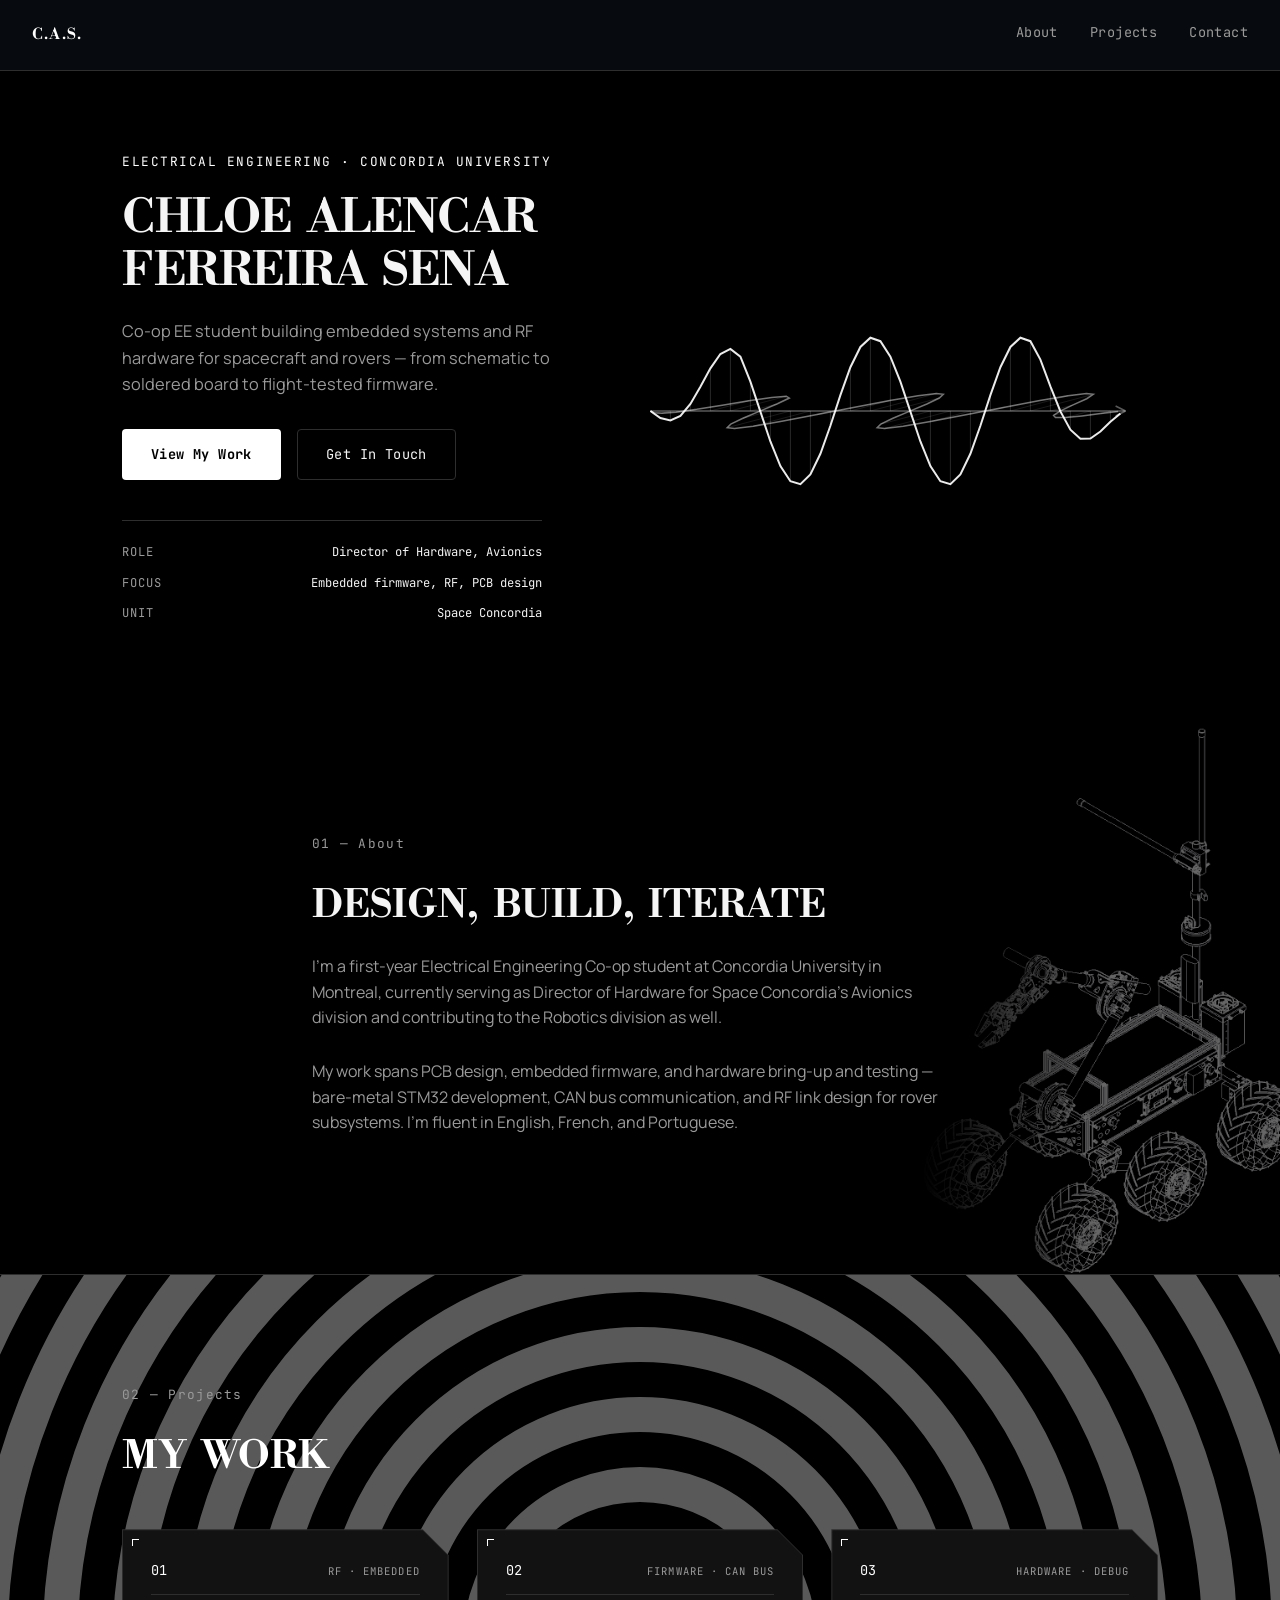
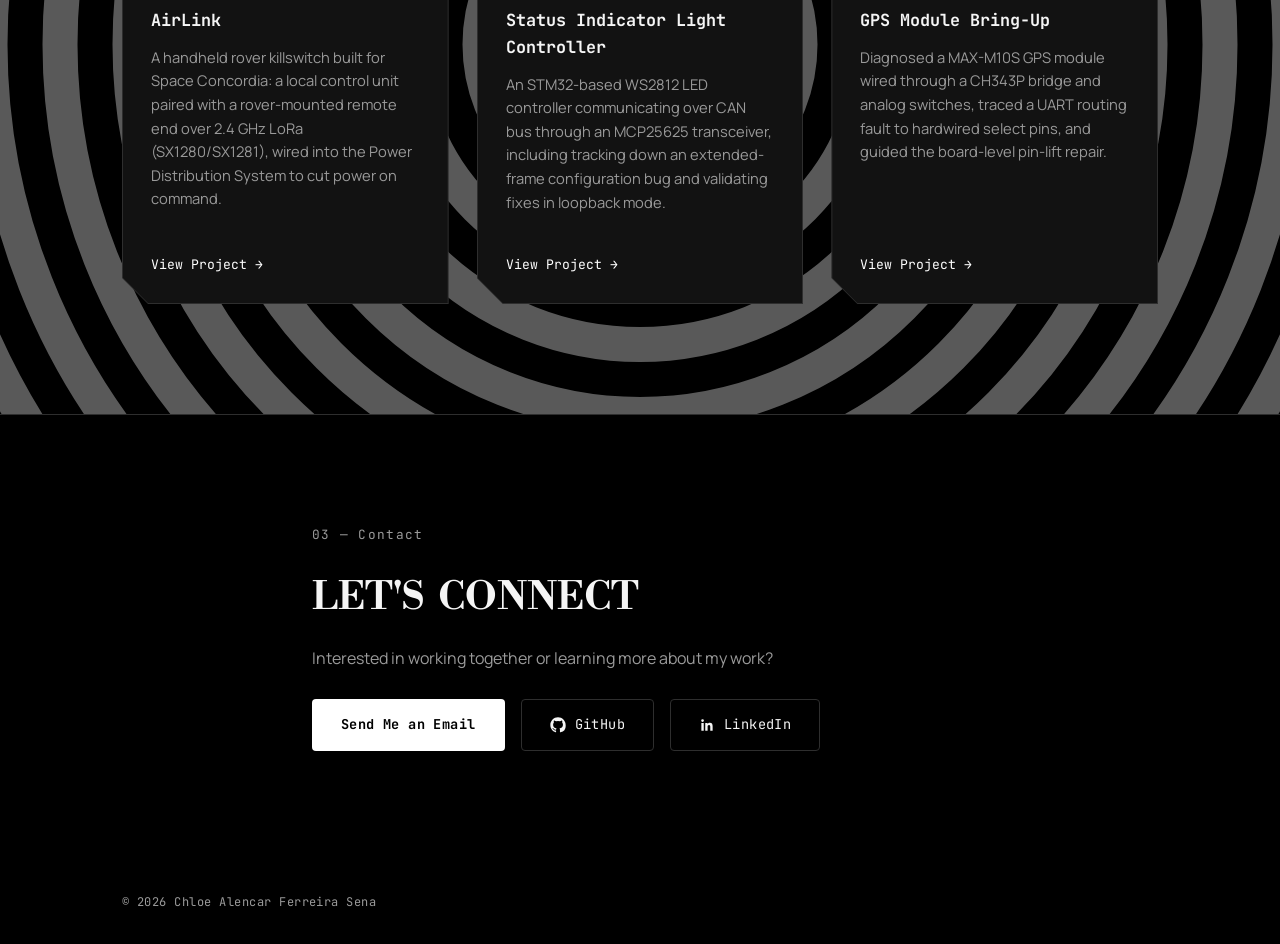
<file: index.html>
<!DOCTYPE html>
<html lang="en">
<head>
    <meta charset="UTF-8">

    <meta
        name="viewport"
        content="width=device-width, initial-scale=1.0"
    >

    <meta
        name="description"
        content="Chloe Alencar Ferreira Sena — Electrical Engineering portfolio: embedded firmware, PCB design, and RF systems."
    >

    <meta name="theme-color" content="#000000">

    <title>Chloe Alencar Ferreira Sena | Portfolio</title>

    <link rel="preconnect" href="https://fonts.googleapis.com">
    <link rel="preconnect" href="https://fonts.gstatic.com" crossorigin>
    <link href="https://fonts.googleapis.com/css2?family=Manrope:wght@400;500;600;700&family=JetBrains+Mono:wght@400;500;700&family=Libre+Bodoni:wght@500;600;700&display=swap" rel="stylesheet">

    <link rel="stylesheet" href="css/style.css">
</head>

<body>

    <!-- =========================
         NAVIGATION
    ========================== -->

    <header class="navbar">

        <a href="#home" class="logo">C.A.S.</a>

        <nav class="nav-links">
            <a href="#about">About</a>
            <a href="#projects">Projects</a>
            <a href="#contact">Contact</a>
        </nav>

    </header>


    <!-- =========================
         HERO SECTION
    ========================== -->

    <main>

        <section id="home" class="hero">

            <div class="container hero-grid">

                <div class="hero-left">

                    <p class="eyebrow">Electrical Engineering &middot; Concordia University</p>

                    <h1>
                        CHLOE ALENCAR<br>
                        FERREIRA SENA
                    </h1>

                    <p class="hero-description">
                        Co-op EE student building embedded systems and RF
                        hardware for spacecraft and rovers &mdash; from
                        schematic to soldered board to flight-tested firmware.
                    </p>

                    <div class="hero-buttons">
                        <a href="#projects" class="button primary-button">View My Work</a>
                        <a href="#contact" class="button secondary-button">Get In Touch</a>
                    </div>

                    <dl class="hero-specs">
                        <div class="hero-spec-row">
                            <dt>Role</dt>
                            <dd>Director of Hardware, Avionics</dd>
                        </div>
                        <div class="hero-spec-row">
                            <dt>Focus</dt>
                            <dd>Embedded firmware, RF, PCB design</dd>
                        </div>
                        <div class="hero-spec-row">
                            <dt>Unit</dt>
                            <dd>Space Concordia</dd>
                        </div>
                    </dl>

                </div>

                <div class="hero-visual">
                    <canvas id="waveCanvas" aria-hidden="true"></canvas>
                </div>

            </div>

        </section>


        <!-- =========================
             ABOUT
        ========================== -->

        <section id="about" class="content-section">

            <div class="about-visual" aria-hidden="true">
                <img src="images/rover-wireframe.png" alt="">
            </div>

            <div class="container section-inner">

                <p class="section-label">01 &mdash; About</p>

                <h2>DESIGN, BUILD, ITERATE</h2>

                <p>
                    I'm a first-year Electrical Engineering Co-op
                    student at Concordia University in Montreal,
                    currently serving as Director of Hardware for
                    Space Concordia's Avionics division and
                    contributing to the Robotics division as well.
                </p>

                <p>
                    My work spans PCB design, embedded firmware, and
                    hardware bring-up and testing &mdash; bare-metal
                    STM32 development, CAN bus communication, and RF
                    link design for rover subsystems. I'm
                    fluent in English, French, and Portuguese.
                </p>

            </div>

        </section>


        <!-- =========================
             PROJECTS
        ========================== -->

        <section id="projects" class="content-section projects-section">

            <canvas id="tunnelCanvas" aria-hidden="true"></canvas>

            <div class="container section-inner">

                <p class="section-label">02 &mdash; Projects</p>

                <h2>MY WORK</h2>

                <div class="projects-grid">

                    <article class="project-card">
                        <span class="corner-tick corner-tick--tl" aria-hidden="true"></span>
                        <div class="project-card-inner">
                            <div class="project-meta">
                                <span class="project-number">01</span>
                                <span class="project-tag">RF &middot; Embedded</span>
                            </div>

                            <div class="project-trace" aria-hidden="true"></div>

                            <h3>AirLink</h3>

                            <p>
                                A handheld rover killswitch built for
                                Space Concordia: a local control unit
                                paired with a rover-mounted remote end
                                over 2.4 GHz LoRa (SX1280/SX1281), wired
                                into the Power Distribution System to cut
                                power on command.
                            </p>

                            <a href="#">View Project &rarr;</a>
                        </div>
                    </article>


                    <article class="project-card">
                        <span class="corner-tick corner-tick--tl" aria-hidden="true"></span>
                        <div class="project-card-inner">
                            <div class="project-meta">
                                <span class="project-number">02</span>
                                <span class="project-tag">Firmware &middot; CAN Bus</span>
                            </div>

                            <div class="project-trace" aria-hidden="true"></div>

                            <h3>Status Indicator Light Controller</h3>

                            <p>
                                An STM32-based WS2812 LED controller
                                communicating over CAN bus through an
                                MCP25625 transceiver, including tracking
                                down an extended-frame configuration bug
                                and validating fixes in loopback mode.
                            </p>

                            <a href="#">View Project &rarr;</a>
                        </div>
                    </article>


                    <article class="project-card">
                        <span class="corner-tick corner-tick--tl" aria-hidden="true"></span>
                        <div class="project-card-inner">
                            <div class="project-meta">
                                <span class="project-number">03</span>
                                <span class="project-tag">Hardware &middot; Debug</span>
                            </div>

                            <div class="project-trace" aria-hidden="true"></div>

                            <h3>GPS Module Bring-Up</h3>

                            <p>
                                Diagnosed a MAX-M10S GPS module wired
                                through a CH343P bridge and analog
                                switches, traced a UART routing fault to
                                hardwired select pins, and guided the
                                board-level pin-lift repair.
                            </p>

                            <a href="#">View Project &rarr;</a>
                        </div>
                    </article>

                </div>

            </div>

        </section>


        <!-- =========================
             CONTACT
        ========================== -->

        <section id="contact" class="content-section contact-section">

            <div class="container section-inner">

                <p class="section-label">03 &mdash; Contact</p>

                <h2>LET'S CONNECT</h2>

                <p>
                    Interested in working together or learning more
                    about my work?
                </p>

                <div class="contact-actions">
                    <a
                        href="mailto:c@gmail.com"
                        class="button primary-button"
                    >
                        Send Me an Email
                    </a>

                    <a
                        href="https://github.com/cyaltr"
                        class="button secondary-button icon-button"
                        target="_blank"
                        rel="noopener"
                    >
                        <svg viewBox="0 0 24 24" aria-hidden="true"><path fill="currentColor" d="M12 .5C5.65.5.5 5.65.5 12c0 5.08 3.29 9.39 7.86 10.91.57.1.78-.25.78-.55 0-.27-.01-1.17-.02-2.12-3.2.7-3.87-1.36-3.87-1.36-.53-1.33-1.28-1.69-1.28-1.69-1.05-.71.08-.7.08-.7 1.16.08 1.77 1.19 1.77 1.19 1.03 1.76 2.7 1.25 3.36.96.1-.75.4-1.25.73-1.54-2.55-.29-5.24-1.28-5.24-5.68 0-1.26.45-2.28 1.19-3.09-.12-.29-.52-1.46.11-3.05 0 0 .97-.31 3.18 1.18a11.1 11.1 0 0 1 5.79 0c2.2-1.49 3.17-1.18 3.17-1.18.64 1.59.24 2.76.12 3.05.74.81 1.19 1.83 1.19 3.09 0 4.41-2.69 5.39-5.25 5.67.41.36.78 1.08.78 2.17 0 1.57-.01 2.83-.01 3.22 0 .3.2.66.79.55A10.52 10.52 0 0 0 23.5 12C23.5 5.65 18.35.5 12 .5Z"/></svg>
                        GitHub
                    </a>

                    <a
                        href="https://linkedin.com/in/chloe-alencar-sena"
                        class="button secondary-button icon-button"
                        target="_blank"
                        rel="noopener"
                    >
                        <svg viewBox="0 0 24 24" aria-hidden="true"><path fill="currentColor" d="M20.45 20.45h-3.55v-5.57c0-1.33-.02-3.03-1.85-3.03-1.85 0-2.14 1.45-2.14 2.94v5.66H9.36V9h3.41v1.56h.05c.47-.9 1.63-1.85 3.36-1.85 3.6 0 4.27 2.37 4.27 5.45v6.29ZM5.34 7.43a2.06 2.06 0 1 1 0-4.12 2.06 2.06 0 0 1 0 4.12ZM7.11 20.45H3.56V9h3.55v11.45Z"/></svg>
                        LinkedIn
                    </a>
                </div>

            </div>

        </section>

    </main>

    <footer class="site-footer">
        <div class="container">
            <p>&copy; 2026 Chloe Alencar Ferreira Sena</p>
        </div>
    </footer>


    <!-- =========================
         JAVASCRIPT
    ========================== -->

    <script src="js/script.js"></script>

</body>
</html>
</file>
<file: css/style.css>
/* =========================================================
   CHLOE ALENCAR FERREIRA SENA — PORTFOLIO
   Design language: instrument-panel black-and-white theme,
   echoing avionics HUDs and RF test equipment in monochrome.
========================================================= */

/* ---------- Design tokens ---------- */
:root {
    --bg:            #000000;
    --surface:       #121212;
    --surface-alt:   #1A1A1A;
    --line:          #2E2E2E;

    --text:          #F5F5F5;
    --text-muted:    #9A9A9A;

    --signal:        #FFFFFF; /* primary accent */
    --signal-dim:    #8A8A8A;
    --caution:       #CFCFCF; /* secondary highlight */

    --font-display:  "Libre Bodoni", "Georgia", serif;
    --font-mono:     "JetBrains Mono", "SFMono-Regular", monospace;
    --font-body:     "Manrope", system-ui, sans-serif;

    --container-w:   1100px;
    --radius:        4px;
}

/* ---------- Reset ---------- */
* {
    box-sizing: border-box;
    margin: 0;
    padding: 0;
}

html {
    scroll-behavior: smooth;
}

@media (prefers-reduced-motion: reduce) {
    html {
        scroll-behavior: auto;
    }
    * {
        animation-duration: 0.01ms !important;
        animation-iteration-count: 1 !important;
        transition-duration: 0.01ms !important;
    }
}

body {
    background: var(--bg);
    color: var(--text);
    font-family: var(--font-body);
    line-height: 1.6;
    -webkit-font-smoothing: antialiased;
}

a {
    color: inherit;
    text-decoration: none;
}

img {
    max-width: 100%;
    display: block;
}

.container {
    max-width: var(--container-w);
    margin: 0 auto;
    padding: 0 32px;
}

:focus-visible {
    outline: 2px solid var(--signal);
    outline-offset: 3px;
}

/* ---------- Navbar ---------- */
.navbar {
    position: fixed;
    top: 0;
    left: 0;
    right: 0;
    z-index: 100;
    display: flex;
    align-items: center;
    justify-content: space-between;
    padding: 22px 32px;
    background: rgba(10, 14, 20, 0.72);
    backdrop-filter: blur(10px);
    border-bottom: 1px solid var(--line);
}

.logo {
    font-family: var(--font-display);
    font-weight: 700;
    letter-spacing: 0.08em;
    color: var(--signal);
    font-size: 0.95rem;
}

.nav-links {
    display: flex;
    gap: 32px;
}

.nav-links a {
    font-family: var(--font-mono);
    font-size: 0.85rem;
    color: var(--text-muted);
    letter-spacing: 0.03em;
    position: relative;
    padding-bottom: 4px;
    transition: color 0.2s ease;
}

.nav-links a::after {
    content: "";
    position: absolute;
    left: 0;
    bottom: 0;
    width: 0;
    height: 1px;
    background: var(--signal);
    transition: width 0.2s ease;
}

.nav-links a:hover,
.nav-links a:focus-visible {
    color: var(--text);
}

.nav-links a:hover::after,
.nav-links a:focus-visible::after {
    width: 100%;
}

/* ---------- Hero ---------- */
.hero {
    position: relative;
    overflow: hidden;
    padding: 152px 0 100px;
}

.hero-grid {
    display: grid;
    grid-template-columns: minmax(280px, 440px) 1fr;
    gap: 56px;
    align-items: center;
}

.hero-left {
    text-align: left;
}

.circuit-layer {
    position: absolute;
    inset: 0;
    background-image:
        linear-gradient(var(--line) 1px, transparent 1px),
        linear-gradient(90deg, var(--line) 1px, transparent 1px);
    background-size: 48px 48px;
    opacity: 0.35;
    mask-image: radial-gradient(circle at 50% 40%, black, transparent 75%);
}

.data-stream {
    position: absolute;
    inset: 0;
    pointer-events: none;
}

.hero-overlay {
    position: absolute;
    inset: 0;
    background: radial-gradient(circle at 50% 30%, rgba(0,0,0,0) 0%, var(--bg) 78%);
}

.hero-content {
    position: relative;
    z-index: 2;
    text-align: center;
}

.eyebrow,
.hero-eyebrow {
    font-family: var(--font-mono);
    font-size: 0.8rem;
    letter-spacing: 0.12em;
    text-transform: uppercase;
    color: var(--signal);
    margin-bottom: 20px;
}

.hero h1 {
    font-family: var(--font-display);
    font-weight: 700;
    font-size: clamp(2rem, 3.6vw, 3rem);
    line-height: 1.15;
    letter-spacing: -0.01em;
    word-spacing: 0.2em;
    margin-bottom: 20px;
}

.hero-description {
    max-width: 460px;
    margin: 0 0 32px;
    color: var(--text-muted);
    font-size: 1.02rem;
}

.hero-buttons {
    display: flex;
    gap: 16px;
    flex-wrap: wrap;
}

/* ---------- Hero spec list (datasheet-style parameters) ---------- */
.hero-specs {
    margin-top: 40px;
    padding-top: 22px;
    border-top: 1px solid var(--line);
    display: flex;
    flex-direction: column;
    gap: 11px;
    max-width: 420px;
}

.hero-spec-row {
    display: flex;
    justify-content: space-between;
    gap: 20px;
    font-family: var(--font-mono);
    font-size: 0.76rem;
}

.hero-spec-row dt {
    color: var(--text-muted);
    text-transform: uppercase;
    letter-spacing: 0.08em;
    white-space: nowrap;
}

.hero-spec-row dd {
    color: var(--text);
    text-align: right;
}

/* ---------- Hero wave visual ---------- */
.hero-visual {
    position: relative;
    min-height: 460px;
}

#waveCanvas {
    position: absolute;
    inset: 0;
    width: 100%;
    height: 100%;
}

/* ---------- Buttons ---------- */
.button {
    display: inline-block;
    font-family: var(--font-mono);
    font-size: 0.85rem;
    letter-spacing: 0.03em;
    padding: 14px 28px;
    border-radius: var(--radius);
    border: 1px solid transparent;
    transition: transform 0.15s ease, background 0.15s ease, border-color 0.15s ease;
}

.primary-button,
.button-primary {
    background: var(--signal);
    color: #000000;
    font-weight: 700;
}

.primary-button:hover,
.button-primary:hover {
    transform: translateY(-2px);
    background: #D6D6D6;
}

.secondary-button,
.button-secondary {
    background: transparent;
    border-color: var(--line);
    color: var(--text);
}

.secondary-button:hover,
.button-secondary:hover {
    border-color: var(--signal);
    color: var(--signal);
    transform: translateY(-2px);
}

/* ---------- Content sections ---------- */
.content-section {
    padding: 110px 0;
    border-bottom: 1px solid var(--line);
}

.section-inner {
    max-width: 720px;
}

#about {
    position: relative;
    overflow: hidden;
}

.about-visual {
    position: absolute;
    top: 50%;
    right: -20px;
    transform: translateY(-50%);
    width: 380px;
    max-width: 50%;
    opacity: 0.4;
    pointer-events: none;
    -webkit-mask-image: linear-gradient(to left, black 55%, transparent 100%);
    mask-image: linear-gradient(to left, black 55%, transparent 100%);
}

.about-visual img {
    display: block;
    width: 100%;
    height: auto;
}

#about .section-inner {
    position: relative;
    z-index: 1;
}

#projects {
    position: relative;
    overflow: hidden;
}

#tunnelCanvas {
    position: absolute;
    inset: 0;
    width: 100%;
    height: 100%;
    opacity: 0.35;
    pointer-events: none;
}

#projects .section-inner {
    position: relative;
    z-index: 1;
}

#projects h2 {
    color: #ffffff;
}

.projects-section .section-inner {
    max-width: var(--container-w);
}

.section-label {
    font-family: var(--font-mono);
    font-size: 0.8rem;
    letter-spacing: 0.1em;
    color: var(--signal);
    margin-bottom: 16px;
}

.content-section h2 {
    font-family: var(--font-display);
    font-size: clamp(1.6rem, 3.4vw, 2.4rem);
    line-height: 1.25;
    word-spacing: 0.2em;
    margin-bottom: 24px;
}

.content-section p {
    color: var(--text-muted);
    max-width: 640px;
    margin-bottom: 28px;
}

.content-section p + p {
    margin-top: 16px;
}

.contact-actions {
    display: flex;
    gap: 16px;
    flex-wrap: wrap;
}

.icon-button {
    display: inline-flex;
    align-items: center;
    gap: 9px;
}

.icon-button svg {
    width: 16px;
    height: 16px;
    flex-shrink: 0;
}

/* ---------- Projects ---------- */
.projects-grid {
    display: grid;
    grid-template-columns: repeat(auto-fit, minmax(280px, 1fr));
    gap: 28px;
    margin-top: 48px;
}

.project-card {
    position: relative;
    background: var(--line);
    clip-path: polygon(0 0, calc(100% - 26px) 0, 100% 26px, 100% 100%, 26px 100%, 0 calc(100% - 26px));
    transition: background-color 0.2s ease, transform 0.2s ease;
}

.project-card:hover {
    background: var(--signal-dim);
    transform: translateY(-4px);
}

.project-card-inner {
    position: relative;
    height: calc(100% - 2px);
    margin: 1px;
    background: var(--surface);
    clip-path: polygon(0 0, calc(100% - 25px) 0, 100% 25px, 100% 100%, 25px 100%, 0 calc(100% - 25px));
    padding: 30px 28px 28px;
    display: flex;
    flex-direction: column;
    gap: 12px;
}

.corner-tick {
    position: absolute;
    width: 7px;
    height: 7px;
    z-index: 2;
    pointer-events: none;
    transition: width 0.25s ease, height 0.25s ease;
}

.corner-tick--tl {
    top: 10px;
    left: 10px;
    border-top: 1px solid var(--signal);
    border-left: 1px solid var(--signal);
}

.corner-tick--br {
    bottom: 10px;
    right: 10px;
    border-bottom: 1px solid var(--signal);
    border-right: 1px solid var(--signal);
}

.project-card:hover .corner-tick {
    width: 13px;
    height: 13px;
}

.project-trace {
    position: relative;
    height: 1px;
    background: var(--line);
    overflow: hidden;
}

.project-trace::after {
    content: "";
    position: absolute;
    inset: 0;
    width: 0;
    background: var(--signal);
    transition: width 0.5s ease;
}

.project-card:hover .project-trace::after {
    width: 100%;
}

.project-meta {
    display: flex;
    justify-content: space-between;
    align-items: baseline;
    gap: 12px;
}

.project-number {
    font-family: var(--font-mono);
    color: var(--signal);
    font-size: 0.85rem;
}

.project-tag {
    font-family: var(--font-mono);
    font-size: 0.66rem;
    letter-spacing: 0.1em;
    text-transform: uppercase;
    color: var(--text-muted);
}

.project-card h3 {
    font-family: var(--font-mono);
    font-weight: 700;
    font-size: 1.05rem;
}

.project-card p {
    color: var(--text-muted);
    font-size: 0.92rem;
    flex-grow: 1;
}

.project-card > .project-card-inner > a {
    font-family: var(--font-mono);
    font-size: 0.82rem;
    color: var(--signal);
}

/* ---------- Contact ---------- */
.contact-section {
    border-bottom: none;
    text-align: left;
}

/* ---------- Footer ---------- */
.site-footer {
    padding: 32px 0;
}

.site-footer p {
    font-family: var(--font-mono);
    font-size: 0.75rem;
    color: var(--text-muted);
    letter-spacing: 0.04em;
}

/* =========================================================
   404 PAGE — terminal / HUD variant
========================================================= */

body.error-theme .hero {
    min-height: 100vh;
    padding: 0;
    text-align: center;
    display: flex;
    align-items: center;
    justify-content: center;
}

body.error-theme .container {
    display: flex;
    flex-direction: column;
    align-items: center;
}

body.error-theme h1 {
    font-family: var(--font-display);
    font-size: clamp(2.4rem, 7vw, 4.5rem);
    color: var(--caution);
    word-spacing: 0.2em;
    margin-bottom: 8px;
}

body.error-theme h2 {
    font-family: var(--font-mono);
    font-size: 1.4rem;
    color: var(--text);
    margin-bottom: 20px;
}

.terminal-card {
    position: relative;
    background: var(--surface);
    border: 1px solid var(--line);
    border-radius: var(--radius);
    text-align: left;
    overflow: hidden;
}

.terminal-tab {
    display: flex;
    align-items: center;
    gap: 10px;
    padding: 10px 16px;
    background: var(--surface-alt);
    border-bottom: 1px solid var(--line);
    font-family: var(--font-mono);
    font-size: 0.75rem;
    color: var(--text-muted);
}

.dot-row {
    display: flex;
    gap: 6px;
}

.tab-dot {
    width: 9px;
    height: 9px;
    border-radius: 50%;
    background: var(--line);
}

.tab-dot:nth-child(1) { background: #4A4A4A; }
.tab-dot:nth-child(2) { background: var(--caution); }
.tab-dot:nth-child(3) { background: var(--signal); }

.terminal-body {
    padding: 16px 18px;
    font-family: var(--font-mono);
    font-size: 0.85rem;
    line-height: 1.8;
}

.terminal-body .ln {
    color: var(--text-muted);
    margin-right: 12px;
}

.terminal-body .key   { color: var(--signal); }
.terminal-body .str   { color: var(--caution); }
.terminal-body .punc  { color: var(--text-muted); }

.hud-corner {
    position: absolute;
    width: 14px;
    height: 14px;
    border: 2px solid var(--signal-dim);
}

.hud-corner--tl { top: -1px; left: -1px; border-right: none; border-bottom: none; }
.hud-corner--tr { top: -1px; right: -1px; border-left: none; border-bottom: none; }
.hud-corner--bl { bottom: -1px; left: -1px; border-right: none; border-top: none; }
.hud-corner--br { bottom: -1px; right: -1px; border-left: none; border-top: none; }

/* ---------- Responsive ---------- */
@media (max-width: 900px) {
    .hero-grid {
        grid-template-columns: 1fr;
        gap: 40px;
    }

    .hero-left {
        text-align: left;
    }

    .hero-visual {
        min-height: 320px;
    }

    .about-visual {
        display: none;
    }
}

@media (max-width: 640px) {
    .navbar {
        padding: 16px 20px;
    }

    .nav-links {
        gap: 18px;
    }

    .container {
        padding: 0 20px;
    }

    .content-section {
        padding: 72px 0;
    }

    .hero-buttons {
        flex-direction: column;
        width: 100%;
    }

    .hero-buttons .button {
        width: 100%;
        text-align: center;
    }
}
</file>
